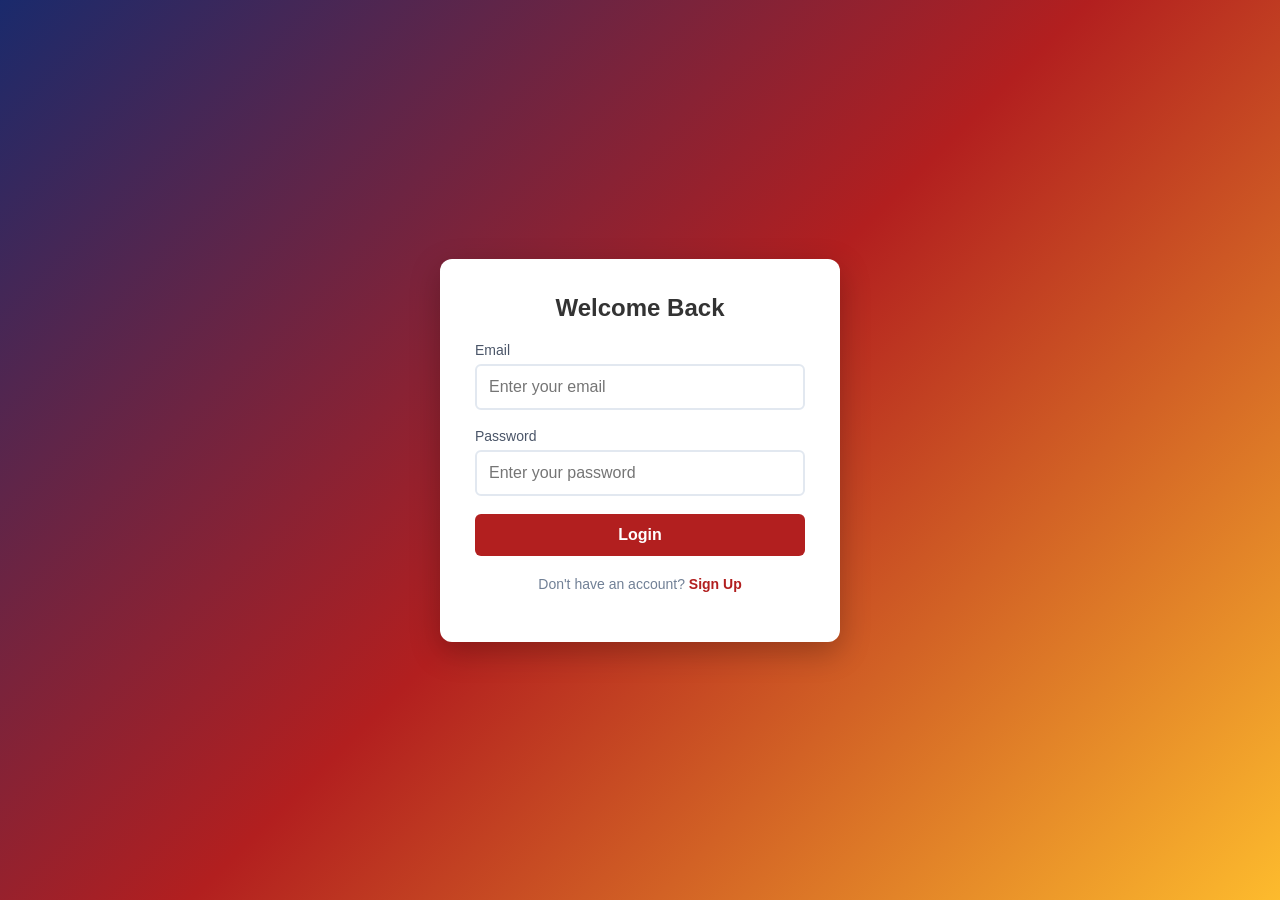
<file: index.html>
<!DOCTYPE html>
<html lang="en">
<head>
    <meta charset="UTF-8">
    <meta name="viewport" content="width=device-width, initial-scale=1.0">
    <title>Auth & Quiz System</title>
    <link rel="stylesheet" href="login.css">
</head>
<body>
    <div class="auth-container" id="main-container">
        <!-- Login Form -->
        <div id="login-box" class="auth-box">
            <h2>Welcome Back</h2>
            <form id="login-form">
                <div class="input-group">
                    <label for="login-email">Email</label>
                    <input type="email" id="login-email" required placeholder="Enter your email">
                </div>
                <div class="input-group">
                    <label for="login-password">Password</label>
                    <input type="password" id="login-password" required placeholder="Enter your password">
                </div>
                <button type="submit" class="auth-btn">Login</button>
            </form>
            <p class="toggle-text">Don't have an account? <a href="#" id="to-signup">Sign Up</a></p>
            <div id="login-message" class="message"></div>
        </div>

        <!-- Signup Form -->
        <div id="signup-box" class="auth-box hidden">
            <h2>Create Account</h2>
            <form id="signup-form">
                <div class="input-group">
                    <label for="signup-name">Full Name</label>
                    <input type="text" id="signup-name" required placeholder="Enter your name">
                </div>
                <div class="input-group">
                    <label for="signup-email">Email</label>
                    <input type="email" id="signup-email" required placeholder="Enter your email">
                </div>
                <div class="input-group">
                    <label for="signup-password">Password</label>
                    <input type="password" id="signup-password" required placeholder="Min. 8 characters">
                    <small class="hint-text">Must be at least 8 characters long.</small>
                </div>
                <button type="submit" class="auth-btn">Sign Up</button>
            </form>
            <p class="toggle-text">Already have an account? <a href="#" id="to-login">Login</a></p>
            <div id="signup-message" class="message"></div>
        </div>
    </div>

    <!-- Dashboard / Quiz Screen (Expands width once visible) -->
    <div id="dashboard-box" class="dashboard-container hidden">
        <header class="dash-header">
            <h3>Assessment Portal</h3>
            <div>
                <span class="user-badge">Welcome, <strong id="user-display-name">User</strong></span>
                <button id="logout-btn" class="logout-btn">Logout</button>
            </div>
        </header>
        
        <main class="quiz-layout">
            <div class="quiz-card">
                <div class="quiz-header">
                    <span id="question-number">Question 1 of 3</span>
                    <span id="score-counter">Score: 0</span>
                </div>
                
                <h2 id="question-text">Loading question text...</h2>
                
                <div class="options-stack" id="options-container">
                    <!-- Javascript generates buttons here -->
                </div>
                
                <button id="next-btn" class="next-btn hidden">Next Question</button>
            </div>
        </main>
    </div>

    <script src="login.js"></script>
</body>
</html>
</file>
<file: login.css>
* {
    margin: 0;
    padding: 0;
    box-sizing: border-box;
    font-family: 'Segoe UI', Tahoma, Geneva, Verdana, sans-serif;
}

body {
    background: linear-gradient(135deg, #1a2a6c, #b21f1f, #fdbb2d);
    min-height: 100vh;
    display: flex;
    justify-content: center;
    align-items: center;
    padding: 20px;
}

/* Authentication Sizing */
.auth-container {
    width: 100%;
    max-width: 400px;
    transition: all 0.3s ease;
}

.auth-box {
    background: #ffffff;
    padding: 35px;
    border-radius: 12px;
    box-shadow: 0 10px 30px rgba(0, 0, 0, 0.25);
    text-align: center;
}

h2 {
    margin-bottom: 20px;
    color: #333333;
}

.input-group {
    text-align: left;
    margin-bottom: 18px;
}

.input-group label {
    display: block;
    margin-bottom: 6px;
    color: #4a5568;
    font-size: 14px;
    font-weight: 500;
}

.input-group input {
    width: 100%;
    padding: 12px;
    border: 2px solid #e2e8f0;
    border-radius: 6px;
    font-size: 16px;
    outline: none;
}

.input-group input:focus {
    border-color: #b21f1f;
}

.hint-text {
    font-size: 11px;
    color: #718096;
    display: block;
    margin-top: 4px;
}

.auth-btn {
    width: 100%;
    padding: 12px;
    background-color: #b21f1f;
    color: white;
    border: none;
    border-radius: 6px;
    font-size: 16px;
    font-weight: 600;
    cursor: pointer;
    transition: background-color 0.2s;
}

.auth-btn:hover {
    background-color: #931a1a;
}

.toggle-text {
    margin-top: 20px;
    color: #718096;
    font-size: 14px;
}

.toggle-text a {
    color: #b21f1f;
    text-decoration: none;
    font-weight: 600;
}

/* Interactive Dashboard View Layout */
.dashboard-container {
    background: #f7fafc;
    width: 100%;
    max-width: 800px;
    min-height: 500px;
    border-radius: 14px;
    box-shadow: 0 15px 35px rgba(0, 0, 0, 0.3);
    overflow: hidden;
    display: flex;
    flex-direction: column;
}

.dash-header {
    background: #1a2a6c;
    color: white;
    padding: 15px 25px;
    display: flex;
    justify-content: space-between;
    align-items: center;
}

.user-badge {
    margin-right: 15px;
    font-size: 14px;
}

.logout-btn {
    background: #b21f1f;
    color: white;
    border: none;
    padding: 6px 14px;
    border-radius: 4px;
    cursor: pointer;
    font-weight: 600;
}

.logout-btn:hover {
    background: #931a1a;
}

.quiz-layout {
    flex: 1;
    padding: 40px;
    display: flex;
    justify-content: center;
    align-items: center;
}

.quiz-card {
    background: white;
    width: 100%;
    max-width: 600px;
    padding: 30px;
    border-radius: 10px;
    box-shadow: 0 4px 12px rgba(0,0,0,0.05);
    border: 1px solid #e2e8f0;
}

.quiz-header {
    display: flex;
    justify-content: space-between;
    color: #718096;
    font-size: 14px;
    margin-bottom: 15px;
    font-weight: 600;
}

.quiz-card h2 {
    color: #2d3748;
    font-size: 22px;
    margin-bottom: 25px;
    text-align: left;
}

.options-stack {
    display: flex;
    flex-direction: column;
    gap: 12px;
    margin-bottom: 25px;
}

.option-btn {
    background: #edf2f7;
    color: #2d3748;
    border: 2px solid #e2e8f0;
    padding: 14px;
    text-align: left;
    border-radius: 8px;
    font-size: 16px;
    cursor: pointer;
    transition: all 0.2s ease;
}

.option-btn:hover:not([disabled]) {
    background: #e2e8f0;
    border-color: #cbd5e0;
}

.option-btn.correct {
    background: #c6f6d5;
    border-color: #38a169;
    color: #22543d;
}

.option-btn.wrong {
    background: #fed7d7;
    border-color: #e53e3e;
    color: #742a2a;
}

.next-btn {
    background: #1a2a6c;
    color: white;
    border: none;
    padding: 12px 24px;
    border-radius: 6px;
    font-size: 16px;
    cursor: pointer;
    font-weight: 600;
    float: right;
}

.next-btn:hover {
    background: #0f1b4c;
}

.message {
    margin-top: 15px;
    font-size: 14px;
    font-weight: 500;
}
.message.success { color: #38a169; }
.message.error { color: #e53e3e; }
.hidden { display: none !important; }
</file>
